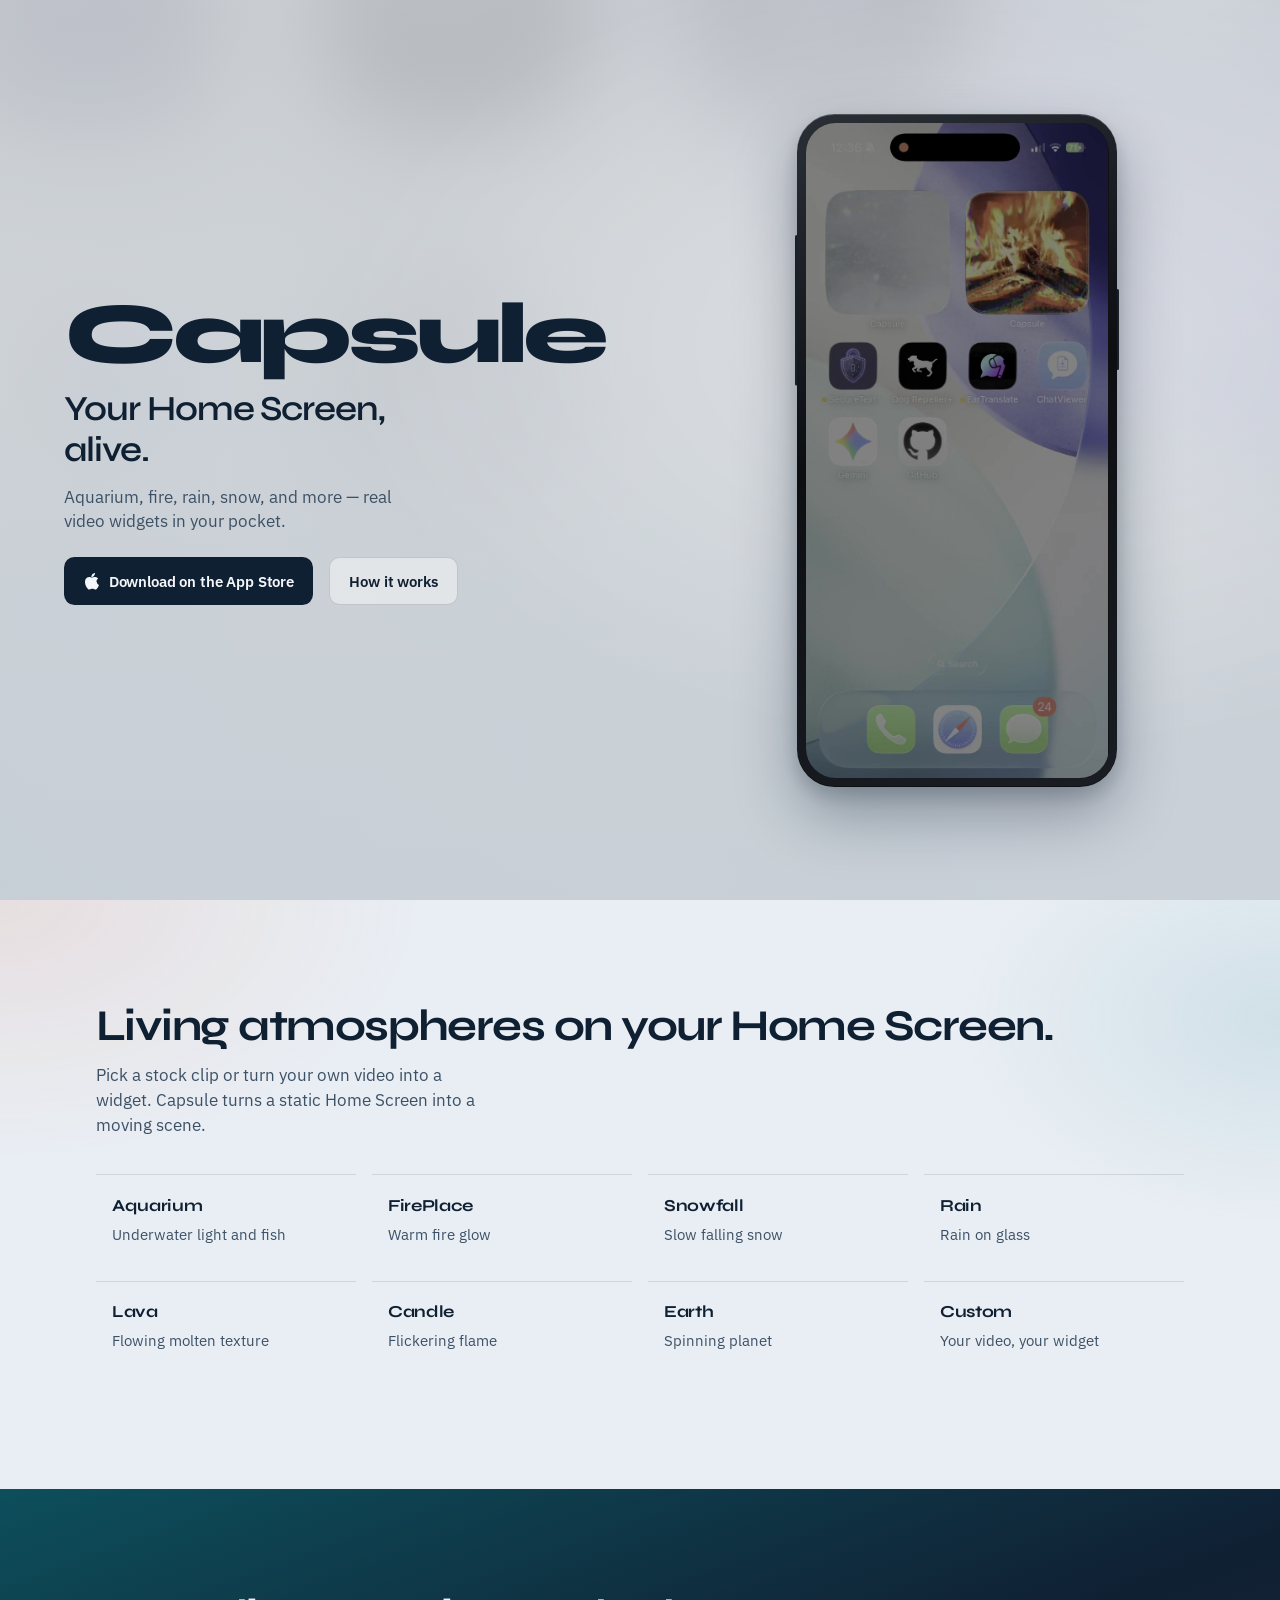
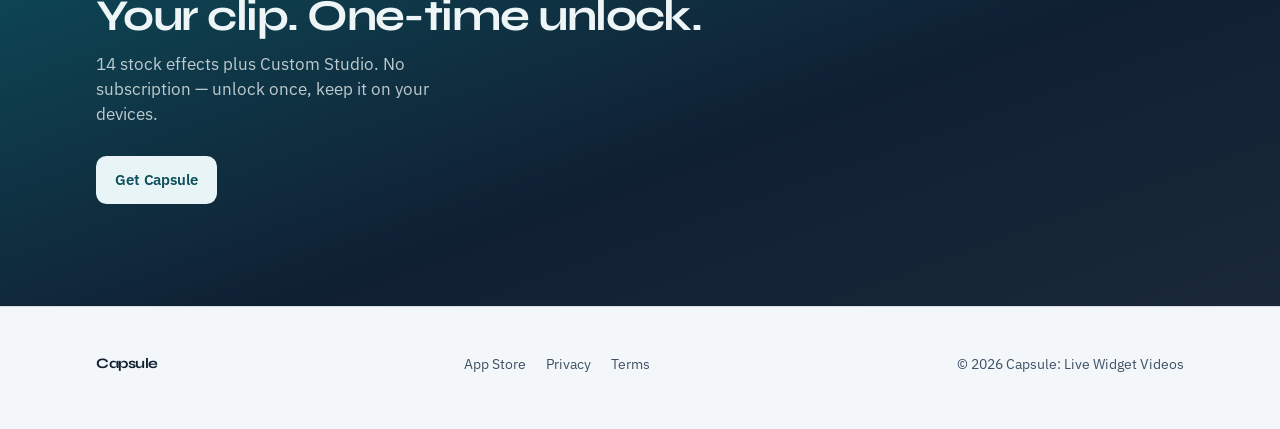
<file: index.html>
<!DOCTYPE html>
<html lang="en">
<head>
  <meta charset="utf-8" />
  <meta name="viewport" content="width=device-width, initial-scale=1" />
  <title>Capsule — Live Widget Videos</title>
  <meta name="description" content="Capsule puts live video widgets on your iPhone Home Screen. Aquarium, fire, rain, snow, and your own clips — always there, always alive." />
  <meta name="theme-color" content="#102033" />

  <meta property="og:type" content="website" />
  <meta property="og:title" content="Capsule — Live Widget Videos" />
  <meta property="og:description" content="Live video widgets for your Home Screen. Stock effects + your own clips." />
  <meta property="og:image" content="assets/og.jpg" />
  <meta name="twitter:card" content="summary_large_image" />

  <link rel="icon" href="https://acemoglu.github.io/capsule/favicon.ico" sizes="32x32" />
  <link rel="icon" type="image/png" href="https://acemoglu.github.io/capsule/assets/favicon.png" sizes="192x192" />
  <link rel="apple-touch-icon" href="https://acemoglu.github.io/capsule/assets/apple-touch-icon.png" />

  <link rel="preconnect" href="https://fonts.googleapis.com" />
  <link rel="preconnect" href="https://fonts.gstatic.com" crossorigin />
  <link href="https://fonts.googleapis.com/css2?family=IBM+Plex+Sans:wght@400;600&family=Syne:wght@600;700;800&display=swap" rel="stylesheet" />
  <link rel="stylesheet" href="assets/styles.css" />
</head>
<body>
  <header class="hero">
    <div class="hero-ambient" aria-hidden="true">
      <img src="assets/poster.jpg" alt="" />
    </div>

    <div class="hero-layout">
      <div class="hero-copy">
        <p class="brand">Capsule</p>
        <h1>Your Home Screen, alive.</h1>
        <p class="hero-lead">
          Aquarium, fire, rain, snow, and more — real video widgets in your pocket.
        </p>
        <div class="cta-row">
          <a
            class="btn btn-primary"
            href="https://apps.apple.com/app/id6812290637"
            rel="noopener"
          >
            <svg class="apple-mark" viewBox="0 0 16 16" aria-hidden="true">
              <path fill="currentColor" d="M12.7 8.4c0-2 1.6-3 1.7-3.1-0.9-1.4-2.4-1.5-2.9-1.6-1.2-0.1-2.4 0.7-3 0.7s-1.6-0.7-2.6-0.7c-1.3 0-2.6 0.8-3.3 2-1.4 2.4-0.4 6 1 8 0.7 1 1.5 2 2.6 2 1 0 1.4-0.7 2.7-0.7s1.6 0.7 2.7 0.7 1.8-1 2.5-2c0.8-1.1 1.1-2.2 1.1-2.3-0.1 0-2.1-0.8-2.1-3.1zM10.5 2.6c0.6-0.7 1-1.7 0.9-2.6-0.8 0-1.9 0.6-2.5 1.3-0.5 0.6-1 1.6-0.9 2.5 1 0.1 1.9-0.5 2.5-1.2z"/>
            </svg>
            Download on the App Store
          </a>
          <a class="btn btn-ghost" href="#how">How it works</a>
        </div>
      </div>

      <div class="phone-stage">
        <div class="phone">
          <div class="phone-side phone-side-l" aria-hidden="true"></div>
          <div class="phone-side phone-side-r" aria-hidden="true"></div>
          <div class="phone-bezel">
            <video
              class="phone-screen"
              autoplay
              muted
              loop
              playsinline
              poster="assets/poster.jpg"
              aria-label="Promo video of Capsule live widgets running on an iPhone Home Screen"
            >
              <source src="assets/demo.mp4" type="video/mp4" />
            </video>
          </div>
        </div>
      </div>
    </div>
  </header>

  <main>
    <section class="section effects" id="how" aria-labelledby="effects-title">
      <div class="section-inner">
        <h2 id="effects-title">Living atmospheres on your Home Screen.</h2>
        <p class="section-lead">
          Pick a stock clip or turn your own video into a widget. Capsule turns a static Home Screen into a moving scene.
        </p>
        <ul class="effect-grid">
          <li><strong>Aquarium</strong><span>Underwater light and fish</span></li>
          <li><strong>FirePlace</strong><span>Warm fire glow</span></li>
          <li><strong>Snowfall</strong><span>Slow falling snow</span></li>
          <li><strong>Rain</strong><span>Rain on glass</span></li>
          <li><strong>Lava</strong><span>Flowing molten texture</span></li>
          <li><strong>Candle</strong><span>Flickering flame</span></li>
          <li><strong>Earth</strong><span>Spinning planet</span></li>
          <li><strong>Custom</strong><span>Your video, your widget</span></li>
        </ul>
      </div>
    </section>

    <section class="section studio" aria-labelledby="studio-title">
      <div class="section-inner">
        <h2 id="studio-title">Your clip. One-time unlock.</h2>
        <p class="section-lead">
          14 stock effects plus Custom Studio. No subscription — unlock once, keep it on your devices.
        </p>
        <div class="studio-cta">
          <a
            class="btn btn-primary"
            href="https://apps.apple.com/app/id6812290637"
            rel="noopener"
          >
            Get Capsule
          </a>
        </div>
      </div>
    </section>
  </main>

  <footer class="site-footer">
    <div class="footer-inner">
      <div class="footer-brand">Capsule</div>
      <nav class="footer-links" aria-label="Footer">
        <a href="https://apps.apple.com/app/id6812290637" rel="noopener">App Store</a>
        <a href="privacy.html">Privacy</a>
        <a href="https://www.apple.com/legal/internet-services/itunes/dev/stdeula/" rel="noopener">Terms</a>
      </nav>
      <p>© <span id="y"></span> Capsule: Live Widget Videos</p>
    </div>
  </footer>

  <script>
    document.getElementById("y").textContent = new Date().getFullYear();
    const v = document.querySelector(".phone-screen");
    if (v) {
      v.play().catch(() => {});
    }
  </script>
</body>
</html>
</file>
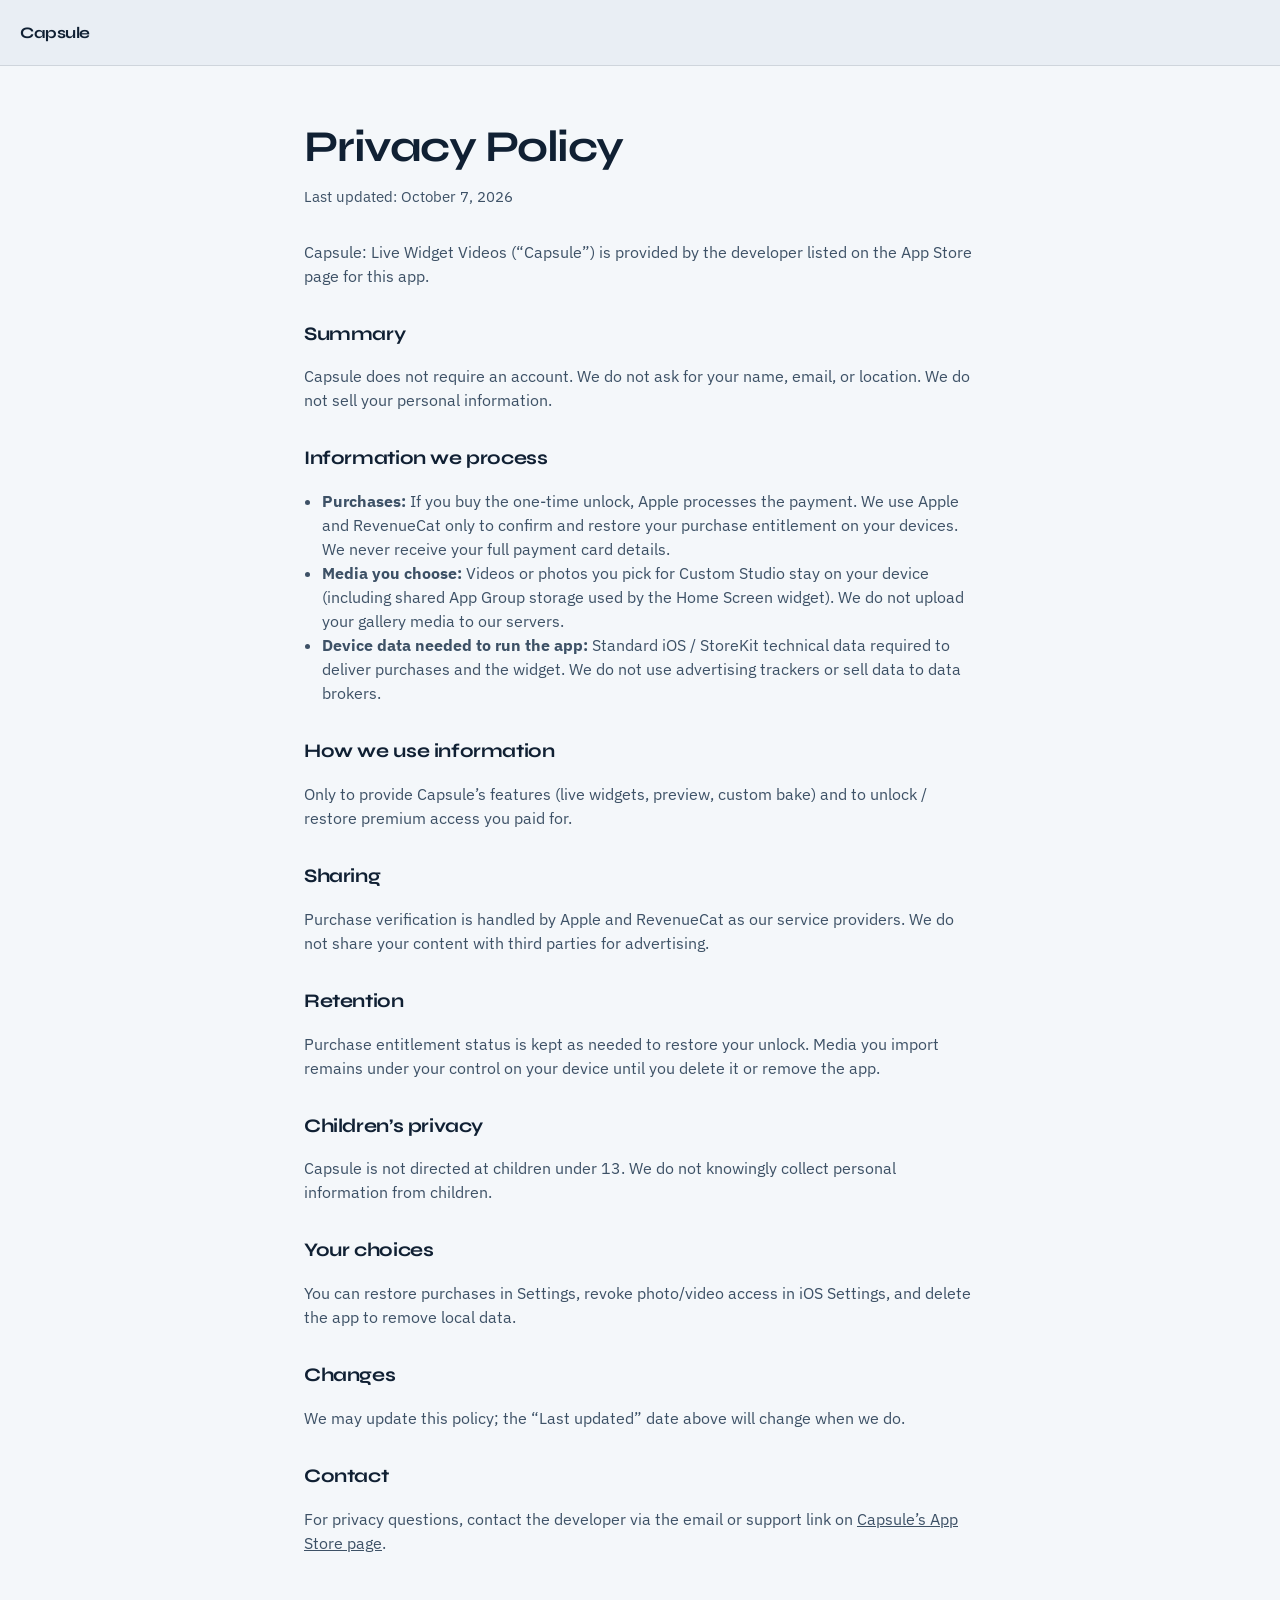
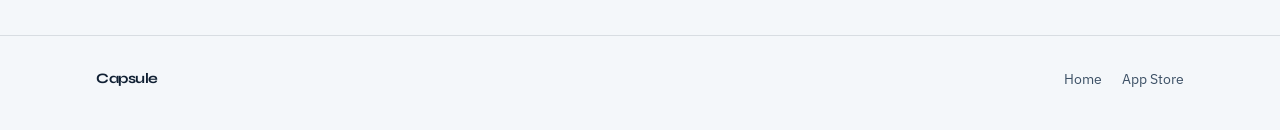
<file: privacy.html>
<!DOCTYPE html>
<html lang="en">
<head>
  <meta charset="utf-8" />
  <meta name="viewport" content="width=device-width, initial-scale=1" />
  <title>Privacy Policy — Capsule</title>
  <meta name="description" content="Privacy Policy for Capsule: Live Widget Videos." />
  <meta name="theme-color" content="#102033" />
  <link rel="icon" href="https://acemoglu.github.io/capsule/favicon.ico" sizes="32x32" />
  <link rel="icon" type="image/png" href="https://acemoglu.github.io/capsule/assets/favicon.png" sizes="192x192" />
  <link rel="apple-touch-icon" href="https://acemoglu.github.io/capsule/assets/apple-touch-icon.png" />
  <link rel="preconnect" href="https://fonts.googleapis.com" />
  <link rel="preconnect" href="https://fonts.gstatic.com" crossorigin />
  <link href="https://fonts.googleapis.com/css2?family=IBM+Plex+Sans:wght@400;600&family=Syne:wght@600;700;800&display=swap" rel="stylesheet" />
  <link rel="stylesheet" href="assets/styles.css" />
</head>
<body>
  <div class="page">
    <header class="page-top">
      <a href="index.html">Capsule</a>
    </header>

    <article class="legal">
      <h1>Privacy Policy</h1>
      <p class="updated">Last updated: October 7, 2026</p>

      <p>
        Capsule: Live Widget Videos (“Capsule”) is provided by the developer listed on the App Store page for this app.
      </p>

      <h2>Summary</h2>
      <p>
        Capsule does not require an account. We do not ask for your name, email, or location. We do not sell your personal information.
      </p>

      <h2>Information we process</h2>
      <ul>
        <li>
          <strong>Purchases:</strong> If you buy the one-time unlock, Apple processes the payment. We use Apple and RevenueCat only to confirm and restore your purchase entitlement on your devices. We never receive your full payment card details.
        </li>
        <li>
          <strong>Media you choose:</strong> Videos or photos you pick for Custom Studio stay on your device (including shared App Group storage used by the Home Screen widget). We do not upload your gallery media to our servers.
        </li>
        <li>
          <strong>Device data needed to run the app:</strong> Standard iOS / StoreKit technical data required to deliver purchases and the widget. We do not use advertising trackers or sell data to data brokers.
        </li>
      </ul>

      <h2>How we use information</h2>
      <p>
        Only to provide Capsule’s features (live widgets, preview, custom bake) and to unlock / restore premium access you paid for.
      </p>

      <h2>Sharing</h2>
      <p>
        Purchase verification is handled by Apple and RevenueCat as our service providers. We do not share your content with third parties for advertising.
      </p>

      <h2>Retention</h2>
      <p>
        Purchase entitlement status is kept as needed to restore your unlock. Media you import remains under your control on your device until you delete it or remove the app.
      </p>

      <h2>Children’s privacy</h2>
      <p>
        Capsule is not directed at children under 13. We do not knowingly collect personal information from children.
      </p>

      <h2>Your choices</h2>
      <p>
        You can restore purchases in Settings, revoke photo/video access in iOS Settings, and delete the app to remove local data.
      </p>

      <h2>Changes</h2>
      <p>
        We may update this policy; the “Last updated” date above will change when we do.
      </p>

      <h2>Contact</h2>
      <p>
        For privacy questions, contact the developer via the email or support link on
        <a href="https://apps.apple.com/app/id6812290637">Capsule’s App Store page</a>.
      </p>
    </article>

    <footer class="site-footer">
      <div class="footer-inner">
        <div class="footer-brand">Capsule</div>
        <nav class="footer-links" aria-label="Footer">
          <a href="index.html">Home</a>
          <a href="https://apps.apple.com/app/id6812290637" rel="noopener">App Store</a>
        </nav>
      </div>
    </footer>
  </div>
</body>
</html>
</file>
<file: assets/styles.css>
:root {
  --ink: #102033;
  --ink-soft: #3d5166;
  --paper: #e9eef4;
  --paper-2: #f4f7fa;
  --ember: #d4562a;
  --sea: #1f7a8c;
  --sea-deep: #0d4f5c;
  --line: rgba(16, 32, 51, 0.12);
  --font-display: "Syne", system-ui, sans-serif;
  --font-body: "IBM Plex Sans", system-ui, sans-serif;
  --ease: cubic-bezier(0.22, 1, 0.36, 1);
}

*,
*::before,
*::after {
  box-sizing: border-box;
}

html {
  scroll-behavior: smooth;
}

body {
  margin: 0;
  color: var(--ink);
  font-family: var(--font-body);
  font-weight: 400;
  line-height: 1.5;
  background: var(--paper-2);
  -webkit-font-smoothing: antialiased;
  text-rendering: optimizeLegibility;
}

img,
video {
  display: block;
  max-width: 100%;
}

a {
  color: inherit;
}

/* ——— Hero ——— */

.hero {
  position: relative;
  min-height: 100svh;
  overflow: clip;
  background: #d5dde6;
}

.hero-ambient {
  position: absolute;
  inset: -8%;
  pointer-events: none;
}

.hero-ambient img {
  width: 100%;
  height: 100%;
  object-fit: cover;
  filter: blur(48px) saturate(1.15);
  transform: scale(1.08);
  opacity: 0.55;
}

.hero-ambient::after {
  content: "";
  position: absolute;
  inset: 0;
  background:
    radial-gradient(70% 60% at 75% 40%, rgba(255, 255, 255, 0.35), transparent 65%),
    linear-gradient(180deg, rgba(244, 247, 250, 0.55) 0%, rgba(213, 221, 230, 0.75) 100%);
}

.hero-layout {
  position: relative;
  z-index: 1;
  width: min(72rem, calc(100% - 2rem));
  margin: 0 auto;
  min-height: 100svh;
  display: grid;
  align-items: center;
  gap: 1.75rem;
  padding: 1.75rem 0 2.5rem;
  grid-template-columns: 1fr;
}

@media (min-width: 900px) {
  .hero-layout {
    grid-template-columns: minmax(0, 1.05fr) minmax(0, 0.95fr);
    gap: clamp(2rem, 5vw, 4.5rem);
    padding: 3.5rem 0;
  }
}

.hero-copy {
  color: var(--ink);
  animation: rise 1s var(--ease) both;
  text-align: center;
}

@media (min-width: 900px) {
  .hero-copy {
    text-align: left;
    padding-right: 1rem;
  }
}

.brand {
  margin: 0 0 0.85rem;
  font-family: var(--font-display);
  font-size: clamp(3.2rem, 9vw, 5.4rem);
  font-weight: 800;
  letter-spacing: -0.055em;
  line-height: 0.92;
}

.hero h1 {
  margin: 0 0 0.85rem;
  max-width: 16ch;
  margin-inline: auto;
  font-family: var(--font-display);
  font-size: clamp(1.55rem, 3.6vw, 2.2rem);
  font-weight: 600;
  letter-spacing: -0.03em;
  line-height: 1.18;
}

@media (min-width: 900px) {
  .hero h1 {
    margin-inline: 0;
  }
}

.hero-lead {
  margin: 0 auto 1.5rem;
  max-width: 34ch;
  font-size: 1.05rem;
  line-height: 1.45;
  color: var(--ink-soft);
}

@media (min-width: 900px) {
  .hero-lead {
    margin-inline: 0;
  }
}

.cta-row {
  display: flex;
  flex-wrap: wrap;
  gap: 0.75rem 1rem;
  align-items: center;
  justify-content: center;
}

@media (min-width: 900px) {
  .cta-row {
    justify-content: flex-start;
  }
}

.btn {
  display: inline-flex;
  align-items: center;
  justify-content: center;
  gap: 0.55rem;
  min-height: 3rem;
  padding: 0.7rem 1.2rem;
  border-radius: 0.65rem;
  text-decoration: none;
  font-weight: 600;
  font-size: 0.95rem;
  letter-spacing: -0.01em;
  transition: transform 0.35s var(--ease), background 0.25s ease, color 0.25s ease, border-color 0.25s ease;
}

.btn:hover {
  transform: translateY(-1px);
}

.btn-primary {
  background: var(--ink);
  color: #f4f7fa;
}

.btn-primary:hover {
  background: #0a1624;
}

.btn-ghost {
  background: rgba(255, 255, 255, 0.45);
  color: var(--ink);
  border: 1px solid rgba(16, 32, 51, 0.16);
  backdrop-filter: blur(8px);
}

.btn-ghost:hover {
  border-color: rgba(16, 32, 51, 0.35);
  background: rgba(255, 255, 255, 0.7);
}

.apple-mark {
  width: 1.05rem;
  height: 1.05rem;
  flex: none;
}

/* Phone frame */

.phone-stage {
  order: -1;
  display: flex;
  justify-content: center;
  align-items: center;
  animation: float-in 1.1s var(--ease) both;
}

@media (min-width: 900px) {
  .phone-stage {
    order: 0;
  }
}

.phone {
  position: relative;
  width: min(17.5rem, 72vw);
}

@media (min-width: 900px) {
  .phone {
    width: min(20rem, 34vw);
  }
}

.phone-bezel {
  position: relative;
  border-radius: 2.35rem;
  padding: 0.55rem;
  background: linear-gradient(160deg, #2a2f36 0%, #0c0e12 45%, #1a1e24 100%);
  box-shadow:
    0 1px 0 rgba(255, 255, 255, 0.18) inset,
    0 -1px 0 rgba(0, 0, 0, 0.45) inset,
    0 28px 60px rgba(16, 32, 51, 0.35),
    0 8px 18px rgba(16, 32, 51, 0.18);
}

.phone-screen {
  width: 100%;
  aspect-ratio: 9 / 19.5;
  object-fit: cover;
  object-position: center top;
  border-radius: 1.85rem;
  background: #111;
}

.phone-side {
  position: absolute;
  width: 0.18rem;
  background: #1c2128;
  border-radius: 2px;
}

.phone-side-l {
  left: -0.12rem;
  top: 18%;
  height: 9%;
  box-shadow: 0 3.2rem 0 #1c2128, 0 5.6rem 0 #1c2128;
}

.phone-side-r {
  right: -0.12rem;
  top: 26%;
  height: 12%;
}

/* ——— Sections ——— */

.section {
  padding: clamp(3.5rem, 8vw, 6.5rem) 1.25rem;
}

.section-inner {
  width: min(68rem, 100%);
  margin: 0 auto;
}

.section h2 {
  margin: 0 0 0.75rem;
  font-family: var(--font-display);
  font-size: clamp(1.85rem, 4vw, 2.75rem);
  font-weight: 700;
  letter-spacing: -0.035em;
  line-height: 1.1;
}

.section-lead {
  margin: 0;
  max-width: 38ch;
  color: var(--ink-soft);
  font-size: 1.05rem;
}

.effects {
  background:
    radial-gradient(60% 80% at 0% 0%, rgba(212, 86, 42, 0.1), transparent 55%),
    radial-gradient(50% 70% at 100% 20%, rgba(31, 122, 140, 0.12), transparent 50%),
    var(--paper);
}

.effect-grid {
  display: grid;
  grid-template-columns: repeat(2, minmax(0, 1fr));
  gap: 0.85rem;
  margin-top: 2.25rem;
  list-style: none;
  padding: 0;
}

@media (min-width: 720px) {
  .effect-grid {
    grid-template-columns: repeat(4, minmax(0, 1fr));
    gap: 1rem;
  }
}

.effect-grid li {
  padding: 1.1rem 1rem 1.15rem;
  border-top: 1px solid var(--line);
  animation: rise 0.8s var(--ease) both;
}

.effect-grid li:nth-child(1) { animation-delay: 0.05s; }
.effect-grid li:nth-child(2) { animation-delay: 0.1s; }
.effect-grid li:nth-child(3) { animation-delay: 0.15s; }
.effect-grid li:nth-child(4) { animation-delay: 0.2s; }
.effect-grid li:nth-child(5) { animation-delay: 0.25s; }
.effect-grid li:nth-child(6) { animation-delay: 0.3s; }
.effect-grid li:nth-child(7) { animation-delay: 0.35s; }
.effect-grid li:nth-child(8) { animation-delay: 0.4s; }

.effect-grid strong {
  display: block;
  margin-bottom: 0.25rem;
  font-family: var(--font-display);
  font-size: 1.05rem;
  font-weight: 700;
  letter-spacing: -0.02em;
}

.effect-grid span {
  color: var(--ink-soft);
  font-size: 0.92rem;
}

.studio {
  background: linear-gradient(160deg, #0d4f5c 0%, #102033 58%, #1a2838 100%);
  color: #eef5f7;
}

.studio .section-lead {
  color: rgba(238, 245, 247, 0.78);
}

.studio-cta {
  margin-top: 1.75rem;
}

.studio .btn-primary {
  background: #e8f4f6;
  color: var(--sea-deep);
}

/* ——— Footer ——— */

.site-footer {
  padding: 2rem 1.25rem 2.5rem;
  border-top: 1px solid var(--line);
  background: var(--paper-2);
}

.footer-inner {
  width: min(68rem, 100%);
  margin: 0 auto;
  display: flex;
  flex-wrap: wrap;
  gap: 0.75rem 1.5rem;
  justify-content: space-between;
  align-items: center;
  color: var(--ink-soft);
  font-size: 0.9rem;
}

.footer-brand {
  font-family: var(--font-display);
  font-weight: 700;
  color: var(--ink);
  letter-spacing: -0.03em;
}

.footer-links {
  display: flex;
  flex-wrap: wrap;
  gap: 0.85rem 1.25rem;
}

.footer-links a {
  text-decoration: none;
  border-bottom: 1px solid transparent;
}

.footer-links a:hover {
  border-bottom-color: currentColor;
}

/* ——— Privacy page ——— */

.page {
  min-height: 100svh;
  display: flex;
  flex-direction: column;
}

.page-top {
  padding: 1.25rem;
  border-bottom: 1px solid var(--line);
  background: var(--paper);
}

.page-top a {
  font-family: var(--font-display);
  font-weight: 700;
  text-decoration: none;
  letter-spacing: -0.03em;
}

.legal {
  width: min(42rem, calc(100% - 2.5rem));
  margin: 0 auto;
  padding: 3rem 0 4rem;
}

.legal h1 {
  margin: 0 0 0.35rem;
  font-family: var(--font-display);
  font-size: clamp(2rem, 5vw, 2.75rem);
  letter-spacing: -0.035em;
}

.legal .updated {
  margin: 0 0 2rem;
  color: var(--ink-soft);
  font-size: 0.92rem;
}

.legal h2 {
  margin: 2rem 0 0.6rem;
  font-family: var(--font-display);
  font-size: 1.2rem;
  letter-spacing: -0.02em;
}

.legal p,
.legal li {
  color: var(--ink-soft);
}

.legal ul {
  padding-left: 1.15rem;
}

@keyframes rise {
  from {
    opacity: 0;
    transform: translateY(18px);
  }
  to {
    opacity: 1;
    transform: translateY(0);
  }
}

@keyframes float-in {
  from {
    opacity: 0;
    transform: translateY(28px) scale(0.97);
  }
  to {
    opacity: 1;
    transform: translateY(0) scale(1);
  }
}

@media (prefers-reduced-motion: reduce) {
  *,
  *::before,
  *::after {
    animation: none !important;
    transition: none !important;
  }

  html {
    scroll-behavior: auto;
  }
}
</file>
